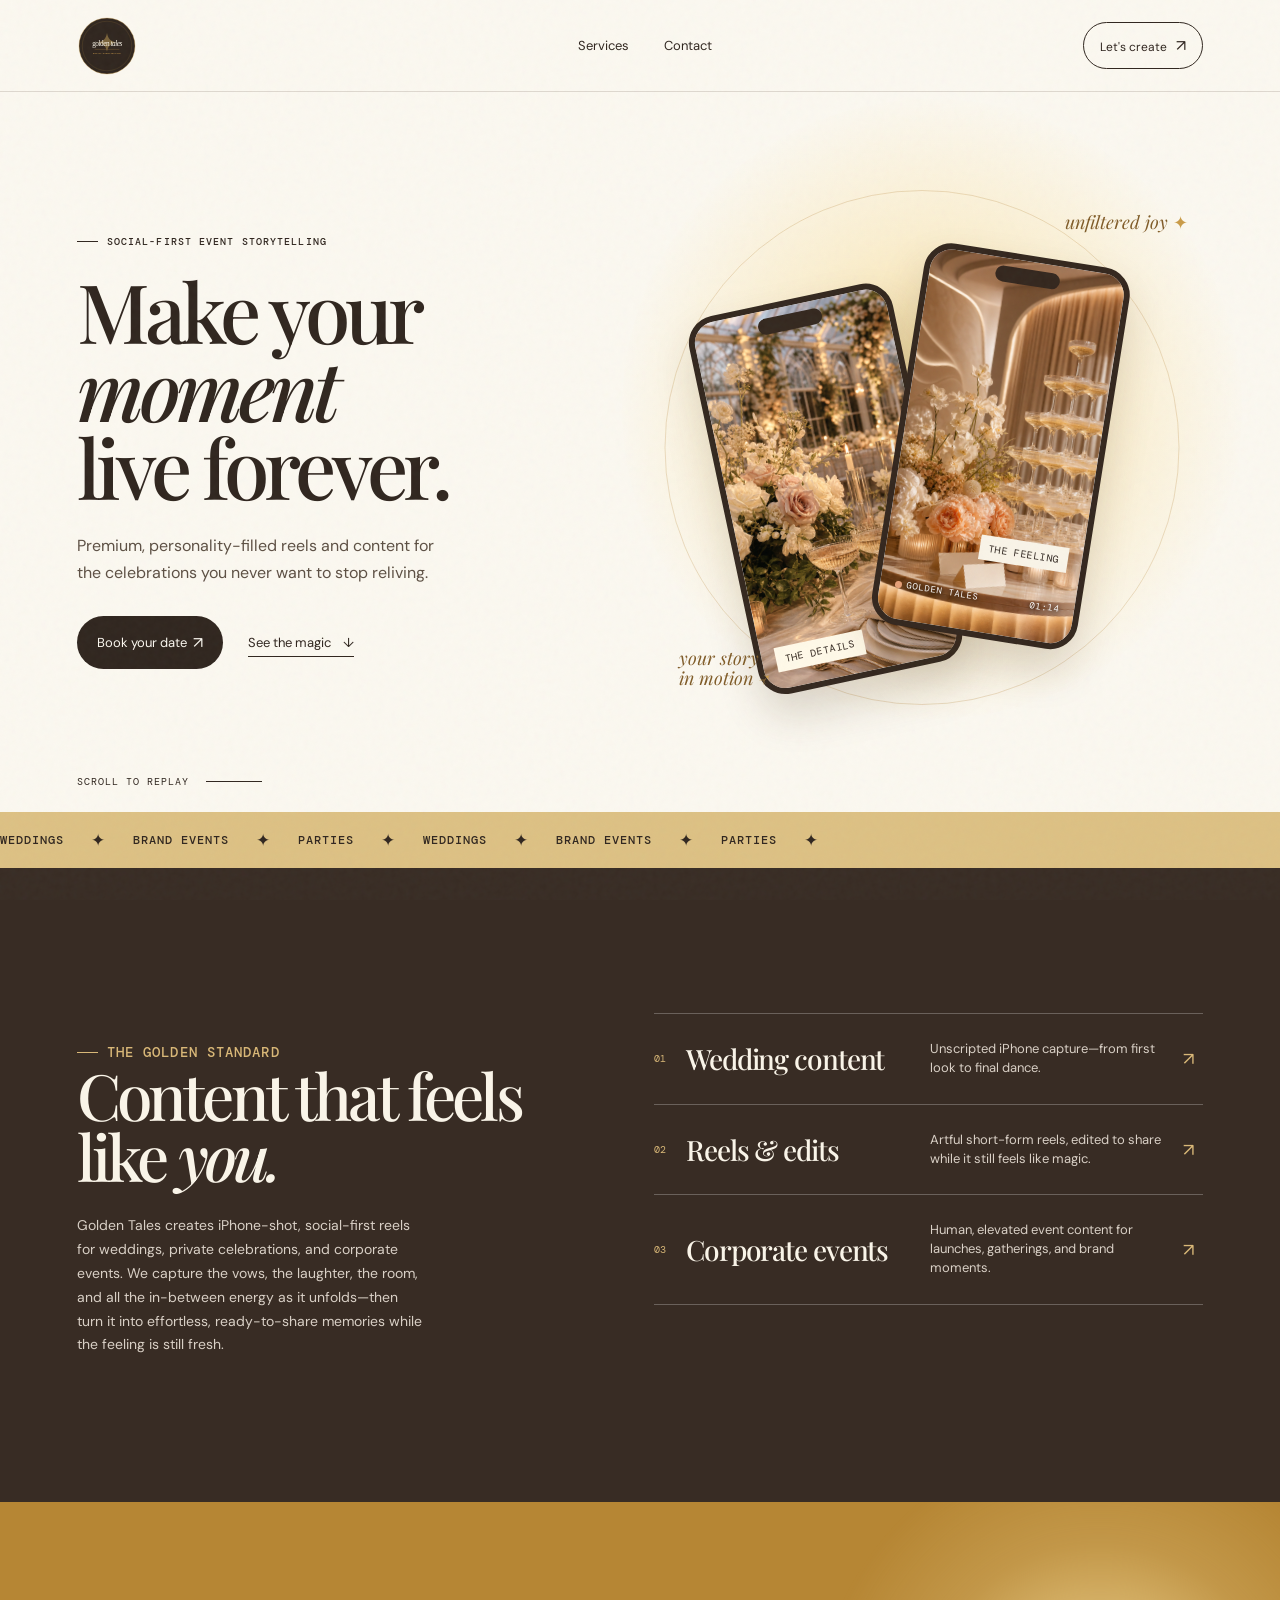
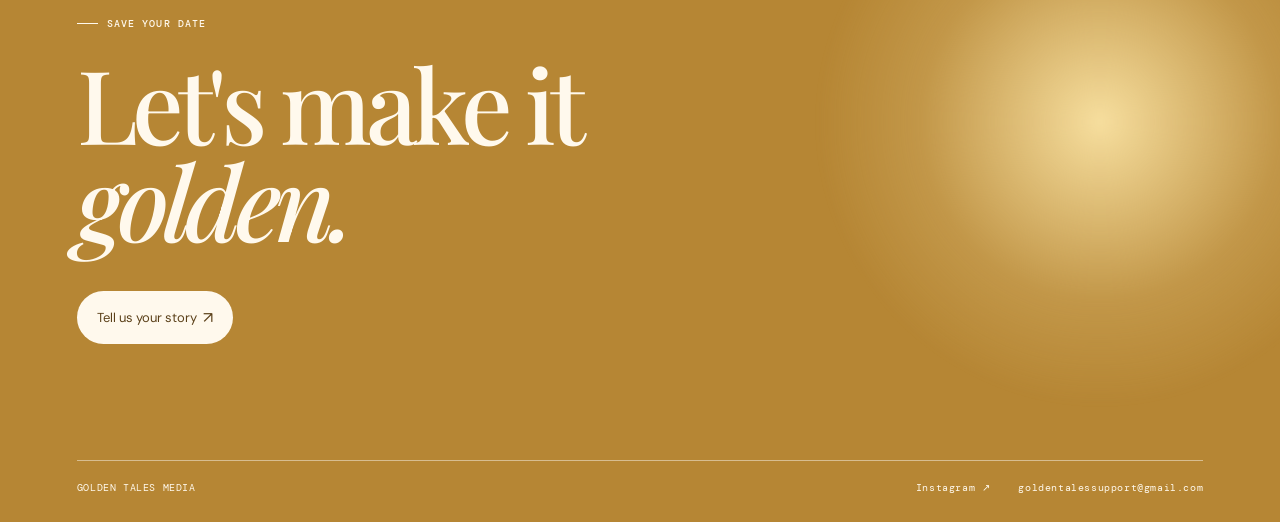
<file: index.html>
<!doctype html>
<html lang="en">
  <head>
    <meta charset="UTF-8" />
    <meta name="viewport" content="width=device-width, initial-scale=1.0" />
    <meta name="description" content="Golden Tales Media creates elevated social-first reels and content for unforgettable events." />
    <title>Golden Tales Media — Your story, in its golden hour.</title>
    <link rel="preconnect" href="https://fonts.googleapis.com" />
    <link rel="preconnect" href="https://fonts.gstatic.com" crossorigin />
    <link href="https://fonts.googleapis.com/css2?family=DM+Mono:wght@400;500&family=DM+Sans:opsz,wght@9..40,400;9..40,500;9..40,600&family=Playfair+Display:ital,wght@0,500;0,600;0,700;1,500;1,600&display=swap" rel="stylesheet" />
    <link rel="stylesheet" href="styles.css" />
  </head>
  <body>
    <div class="grain"></div>
    <div class="site-shell">
      <nav class="nav" aria-label="Main navigation">
        <a class="brand" href="#top" aria-label="Golden Tales Media home">
          <img src="assets/golden-tales-mark.svg" alt="Golden Tales Media" />
        </a>
        <div class="nav-links">
          <a href="#services">Services</a>
          <a href="contact.html">Contact</a>
        </div>
        <a class="nav-cta" href="contact.html">Let's create <span>↗</span></a>
      </nav>

      <main id="top">
        <section class="hero section-pad">
          <div class="hero-copy reveal">
            <p class="eyebrow"><span></span> Social-first event storytelling</p>
            <h1>Make your <em>moment</em><br />live forever.</h1>
            <p class="hero-text">Premium, personality-filled reels and content for the celebrations you never want to stop reliving.</p>
            <div class="hero-actions">
              <a class="button button-dark" href="contact.html">Book your date <span>↗</span></a>
              <a class="text-link" href="#services">See the magic <span>↓</span></a>
            </div>
          </div>
          <div class="hero-visual reveal delay-1" aria-label="A collection of Golden Tales event reels">
            <div class="sun-orbit"></div>
            <div class="hero-note note-top">unfiltered joy <span>✦</span></div>
            <article class="phone phone-back">
              <img src="assets/hero-detail-v3.png" alt="Candlelit floral wedding table details" />
              <span class="phone-label">the details</span>
            </article>
            <article class="phone phone-front">
              <img src="assets/hero-champagne-v3.png" alt="Champagne tower and floral event styling" />
              <div class="reel-ui"><span class="reel-dot"></span><span>GOLDEN TALES</span><b>01:14</b></div>
              <span class="phone-label phone-label-bottom">the feeling</span>
            </article>
            <div class="hero-note note-bottom">your story<br />in motion <span>↗</span></div>
          </div>
          <div class="hero-scroll">SCROLL TO REPLAY <span></span></div>
        </section>

        <section class="ticker" aria-label="Services">
          <div class="ticker-track"><span>WEDDINGS</span><i>✦</i><span>BRAND EVENTS</span><i>✦</i><span>PARTIES</span><i>✦</i><span>WEDDINGS</span><i>✦</i><span>BRAND EVENTS</span><i>✦</i><span>PARTIES</span><i>✦</i></div>
        </section>

        <section class="services section-pad" id="services">
          <div class="services-copy reveal">
            <p class="eyebrow"><span></span> The golden standard</p>
            <h2>Content that feels<br />like <em>you.</em></h2>
            <p>Golden Tales creates iPhone-shot, social-first reels for weddings, private celebrations, and corporate events. We capture the vows, the laughter, the room, and all the in-between energy as it unfolds—then turn it into effortless, ready-to-share memories while the feeling is still fresh.</p>
          </div>
          <div class="service-list reveal delay-1">
            <article class="service-item"><div><span>01</span><h3>Wedding content</h3></div><p>Unscripted iPhone capture—from first look to final dance.</p><b>↗</b></article>
            <article class="service-item"><div><span>02</span><h3>Reels & edits</h3></div><p>Artful short-form reels, edited to share while it still feels like magic.</p><b>↗</b></article>
            <article class="service-item"><div><span>03</span><h3>Corporate events</h3></div><p>Human, elevated event content for launches, gatherings, and brand moments.</p><b>↗</b></article>
          </div>
        </section>

        <section class="contact section-pad" id="inquire">
          <div class="contact-glow"></div>
          <p class="eyebrow reveal"><span></span> Save your date</p>
          <h2 class="reveal delay-1">Let's make it<br /><em>golden.</em></h2>
          <a class="button button-light reveal delay-2" href="contact.html">Tell us your story <span>↗</span></a>
          <div class="contact-footer">
            <span>GOLDEN TALES MEDIA</span><a href="https://instagram.com" target="_blank" rel="noreferrer">Instagram ↗</a><a href="mailto:goldentalessupport@gmail.com">goldentalessupport@gmail.com</a>
          </div>
        </section>
      </main>
    </div>
    <script src="script.js"></script>
  </body>
</html>
</file>
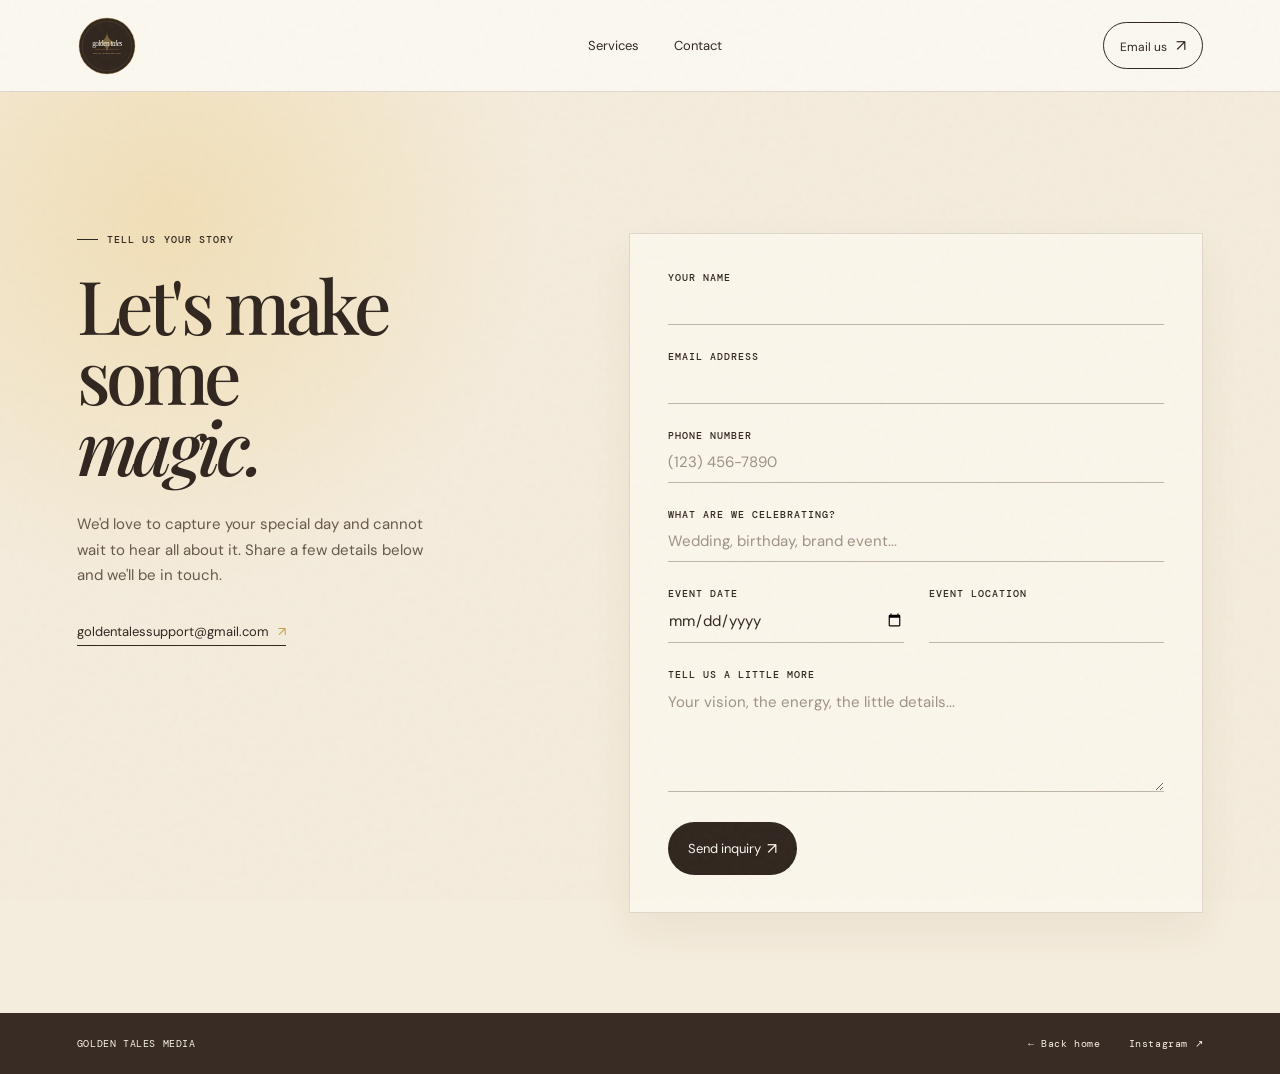
<file: contact.html>
<!doctype html>
<html lang="en">
  <head>
    <meta charset="UTF-8" />
    <meta name="viewport" content="width=device-width, initial-scale=1.0" />
    <meta name="description" content="Contact Golden Tales Media to tell us about your upcoming celebration." />
    <title>Contact — Golden Tales Media</title>
    <link rel="preconnect" href="https://fonts.googleapis.com" />
    <link rel="preconnect" href="https://fonts.gstatic.com" crossorigin />
    <link href="https://fonts.googleapis.com/css2?family=DM+Mono:wght@400;500&family=DM+Sans:opsz,wght@9..40,400;9..40,500;9..40,600&family=Playfair+Display:ital,wght@0,500;0,600;0,700;1,500;1,600&display=swap" rel="stylesheet" />
    <link rel="stylesheet" href="styles.css" />
  </head>
  <body class="contact-page">
    <div class="grain"></div>
    <div class="site-shell">
      <nav class="nav" aria-label="Main navigation">
        <a class="brand" href="index.html" aria-label="Golden Tales Media home"><img src="assets/golden-tales-mark.svg" alt="Golden Tales Media" /></a>
        <div class="nav-links"><a href="index.html#services">Services</a><a href="contact.html">Contact</a></div>
        <a class="nav-cta" href="mailto:goldentalessupport@gmail.com">Email us <span>↗</span></a>
      </nav>
      <main>
        <section class="contact-form section-pad">
          <div class="contact-form-copy reveal">
            <p class="eyebrow"><span></span> Tell us your story</p>
            <h1>Let's make some<br /><em>magic.</em></h1>
            <p>We'd love to capture your special day and cannot wait to hear all about it. Share a few details below and we'll be in touch.</p>
            <a href="mailto:goldentalessupport@gmail.com" class="email-link">goldentalessupport@gmail.com <span>↗</span></a>
          </div>
          <form class="inquiry-form reveal delay-1" action="https://formsubmit.co/goldentalessupport@gmail.com" method="POST">
            <input type="hidden" name="_subject" value="New Golden Tales website enquiry" />
            <input type="hidden" name="_template" value="table" />
            <label>Your name<input name="name" type="text" autocomplete="name" required /></label>
            <label>Email address<input name="email" type="email" autocomplete="email" required /></label>
            <label>Phone number<input name="phone" type="tel" autocomplete="tel" placeholder="(123) 456-7890" required /></label>
            <label>What are we celebrating?<input name="event" type="text" placeholder="Wedding, birthday, brand event..." required /></label>
            <div class="form-row"><label>Event date<input name="date" type="date" /></label><label>Event location<input name="location" type="text" /></label></div>
            <label>Tell us a little more<textarea name="details" rows="4" placeholder="Your vision, the energy, the little details..."></textarea></label>
            <button class="button button-dark" type="submit">Send inquiry <span>↗</span></button>
          </form>
        </section>
        <section class="contact-page-foot section-pad"><span>GOLDEN TALES MEDIA</span><a href="index.html">← Back home</a><a href="https://instagram.com" target="_blank" rel="noreferrer">Instagram ↗</a></section>
      </main>
    </div>
    <script src="script.js"></script>
  </body>
</html>
</file>
<file: styles.css>
:root{--ink:#30261f;--cream:#fbf8f0;--paper:#f4ecdc;--gold:#ca9c49;--line:rgba(68,51,31,.16);--serif:'Playfair Display',Georgia,serif;--sans:'DM Sans',sans-serif;--mono:'DM Mono',monospace}*{box-sizing:border-box}html{scroll-behavior:smooth}body{margin:0;background:var(--cream);color:var(--ink);font-family:var(--sans);overflow-x:hidden}.grain{position:fixed;inset:0;z-index:10;pointer-events:none;opacity:.04;background-image:url("data:image/svg+xml,%3Csvg viewBox='0 0 160 160' xmlns='http://www.w3.org/2000/svg'%3E%3Cfilter id='n'%3E%3CfeTurbulence type='fractalNoise' baseFrequency='.9' numOctaves='4' stitchTiles='stitch'/%3E%3C/filter%3E%3Crect width='100%25' height='100%25' filter='url(%23n)' opacity='.8'/%3E%3C/svg%3E")}.site-shell{max-width:1600px;margin:auto;background:var(--cream)}.section-pad{padding-left:clamp(24px,6vw,96px);padding-right:clamp(24px,6vw,96px)}.nav{height:92px;display:flex;align-items:center;justify-content:space-between;padding:0 clamp(24px,6vw,96px);border-bottom:1px solid var(--line);position:relative;z-index:3}.brand{color:var(--ink);font:600 20px var(--serif);letter-spacing:-.8px;text-decoration:none;display:flex;gap:8px;align-items:center}.brand-sun{font-family:var(--sans);font-size:14px;color:var(--gold)}.brand-light{font-weight:500;font-style:italic}.nav-links{display:flex;gap:35px;margin-left:70px}.nav a{color:var(--ink);text-decoration:none}.nav-links a{font-size:13px}.nav-cta{border:1px solid var(--ink);padding:12px 16px;border-radius:999px;font-size:12px;transition:.3s}.nav-cta span,.button span{font-size:16px;margin-left:6px}.nav-cta:hover{background:var(--ink);color:var(--cream)}.hero{min-height:720px;display:grid;grid-template-columns:1fr 1fr;align-items:center;position:relative;isolation:isolate;overflow:hidden}.hero:before{content:"";position:absolute;width:620px;height:620px;border-radius:50%;background:radial-gradient(circle,#f9df9d 0%,rgba(249,223,157,.38) 40%,transparent 72%);right:3%;top:1%;z-index:-1}.eyebrow{font:500 10px var(--mono);letter-spacing:1.1px;text-transform:uppercase;display:flex;gap:9px;align-items:center;margin:0 0 24px}.eyebrow span{display:inline-block;width:21px;height:1px;background:currentColor}.hero h1,.section-heading h2,.services h2,.process h2,.contact h2{font:500 clamp(55px,6.4vw,102px)/.95 var(--serif);letter-spacing:-.06em;margin:0}.hero h1 em,h2 em,.intro-quote em,blockquote em{font-weight:500}.hero-text{font-size:16px;line-height:1.65;max-width:375px;margin:28px 0 30px;color:#5d5044}.hero-actions{display:flex;align-items:center;gap:25px}.button{display:inline-flex;align-items:center;border-radius:999px;padding:16px 20px;text-decoration:none;font-size:13px;transition:transform .25s,background .25s}.button:hover{transform:translateY(-3px)}.button-dark{background:var(--ink);color:var(--cream)}.text-link{color:var(--ink);text-decoration:none;font-size:13px;border-bottom:1px solid var(--ink);padding:5px 0}.text-link span{margin-left:9px}.hero-visual{height:590px;position:relative;display:flex;align-items:center;justify-content:center}.sun-orbit{position:absolute;border:1px solid rgba(187,140,66,.26);width:515px;height:515px;border-radius:50%;top:33px;left:50%;transform:translateX(-50%)}.phone{position:absolute;width:208px;height:386px;border:6px solid #34271e;border-radius:28px;padding:0;overflow:hidden;background:#ddd;box-shadow:0 22px 42px rgba(75,49,17,.18)}.phone:after{content:"";position:absolute;top:8px;left:50%;width:65px;height:16px;border-radius:12px;background:#34271e;transform:translateX(-50%)}.phone img{width:100%;height:100%;object-fit:cover}.phone-back{transform:rotate(-12deg) translate(-102px,16px);filter:sepia(.1)}.phone-front{transform:rotate(9deg) translate(77px,-18px);z-index:1}.reel-ui{position:absolute;bottom:29px;left:15px;right:15px;color:#fff;font:9px var(--mono);letter-spacing:1px;display:flex;gap:5px;align-items:center;text-shadow:0 1px 5px #000}.reel-ui b{margin-left:auto;font-weight:400}.reel-dot{height:7px;width:7px;border-radius:50%;background:#e5a078}.phone-label{position:absolute;background:#f9f4e8;padding:6px 9px;color:var(--ink);font:10px var(--mono);text-transform:uppercase;letter-spacing:.5px;bottom:17px;left:14px}.phone-label-bottom{bottom:72px;left:auto;right:14px}.hero-note{position:absolute;font:italic 18px/1.1 var(--serif);color:#805c28}.hero-note span{color:var(--gold);font-style:normal}.note-top{top:56px;right:15px}.note-bottom{bottom:58px;left:39px}.hero-scroll{position:absolute;bottom:24px;left:clamp(24px,6vw,96px);font:10px var(--mono);letter-spacing:1px}.hero-scroll span{height:1px;background:var(--ink);width:56px;display:inline-block;margin:0 0 3px 10px}.ticker{background:#ddc184;overflow:hidden;height:56px;display:flex;align-items:center}.ticker-track{display:flex;align-items:center;gap:27px;white-space:nowrap;animation:marquee 23s linear infinite;font:500 12px var(--mono);letter-spacing:1px}.ticker i{font-style:normal;font-size:17px}@keyframes marquee{to{transform:translateX(-50%)}}.intro{padding-top:150px;padding-bottom:145px;background:var(--paper)}.intro-top{display:grid;grid-template-columns:1fr 2fr;gap:50px}.intro-quote{font:500 clamp(31px,3.5vw,55px)/1.1 var(--serif);letter-spacing:-.045em;margin:0;max-width:870px}.intro-bottom{display:grid;grid-template-columns:1fr 1.15fr 1fr;gap:50px;align-items:end;margin-top:88px}.golden-disc{height:110px;width:110px;border-radius:50%;background:linear-gradient(135deg,#e4ca89,#ad7726);color:#fff8eb;display:grid;place-content:center;text-align:center;font:500 18px/.9 var(--serif);box-shadow:0 12px 25px rgba(146,94,19,.18)}.golden-disc small{font:8px var(--mono);letter-spacing:1px}.intro-bottom p,.services-copy>p{font-size:14px;line-height:1.7;color:#66584a;margin:0}.work{padding-top:140px;padding-bottom:150px}.section-heading{position:relative;margin-bottom:65px}.section-heading .eyebrow{position:absolute;right:11%;top:5px}.round-link{display:grid;place-content:center;text-align:center;position:absolute;right:0;bottom:0;width:92px;height:92px;border:1px solid var(--ink);border-radius:50%;color:var(--ink);font:13px/1.05 var(--sans);text-decoration:none;transition:.3s}.round-link:hover{background:var(--ink);color:white;transform:rotate(8deg)}.round-link span{color:var(--gold);font-size:18px}.work-grid{display:grid;grid-template-columns:1.15fr .85fr;gap:25px}.work-card{position:relative;overflow:hidden;display:block;color:white;height:510px;background:#a58a70;text-decoration:none}.work-card img{width:100%;height:100%;object-fit:cover;transition:transform .7s}.work-card:hover img{transform:scale(1.06)}.work-card:after{content:"";position:absolute;inset:0;background:linear-gradient(transparent 50%,rgba(31,21,13,.64))}.work-small{height:510px}.work-wide{grid-column:1/-1;height:450px}.work-meta{position:absolute;z-index:1;bottom:27px;left:27px;right:27px;display:grid;grid-template-columns:1fr auto;align-items:end;font:10px var(--mono);letter-spacing:.6px;text-transform:uppercase}.work-meta h3{font:500 28px var(--serif);letter-spacing:-.04em;text-transform:none;margin:10px 0 0;grid-column:1/-1}.services{background:#382c24;color:#f9f4e8;padding-top:145px;padding-bottom:145px;display:grid;grid-template-columns:.9fr 1.1fr;gap:10vw}.services .eyebrow{color:#d9b878}.services-copy h2{font-size:clamp(48px,5vw,80px)}.services-copy>p{color:#d9d0c6;max-width:350px;margin-top:28px}.service-list{border-top:1px solid rgba(255,255,255,.25)}.service-item{border-bottom:1px solid rgba(255,255,255,.25);padding:26px 0;display:grid;grid-template-columns:1.1fr 1fr 20px;align-items:center;gap:20px}.service-item div{display:flex;align-items:center;gap:20px}.service-item span{font:10px var(--mono);color:#d9b878}.service-item h3{font:500 28px var(--serif);margin:0;letter-spacing:-.04em}.service-item p{font-size:13px;line-height:1.45;color:#d9d0c6;margin:0}.service-item b{font-size:18px;color:#d9b878;font-weight:400}.process{padding-top:145px;padding-bottom:145px;background:#f1e6d5}.process-head{display:flex;justify-content:space-between;align-items:flex-start}.process h2{font-size:clamp(48px,5vw,79px);text-align:right}.steps{display:grid;grid-template-columns:repeat(3,1fr);gap:25px;margin-top:100px}.step{border-top:1px solid var(--ink);padding-top:18px}.step span{font:11px var(--mono);color:#98702d}.step h3{font:500 29px var(--serif);margin:58px 0 13px;letter-spacing:-.045em}.step p{max-width:235px;font-size:13px;line-height:1.65;color:#6b5c4c}.testimonial{padding-top:145px;padding-bottom:145px;text-align:center;position:relative;overflow:hidden}.testimonial:before{content:"";position:absolute;height:510px;width:510px;border-radius:50%;background:#f9e6b2;filter:blur(2px);opacity:.48;left:50%;top:48%;transform:translate(-50%,-50%)}.quote-mark{font:110px/.5 var(--serif);position:relative;color:#b88939}.testimonial blockquote{position:relative;max-width:850px;margin:38px auto 28px;font:500 clamp(35px,4.6vw,66px)/1.07 var(--serif);letter-spacing:-.055em}.testimonial p{position:relative;font:10px var(--mono);letter-spacing:1px}.contact{background:#b68634;color:#fff9ed;min-height:620px;padding-top:115px;position:relative;overflow:hidden}.contact-glow{position:absolute;width:600px;height:600px;border-radius:50%;right:-120px;top:-80px;background:radial-gradient(circle,#f6de9e 0%,rgba(246,222,158,.2) 42%,transparent 67%);filter:blur(3px)}.contact .eyebrow,.contact h2,.contact .button{position:relative}.contact h2{font-size:clamp(65px,8vw,124px);margin-bottom:42px}.button-light{background:#fff9ed;color:#5b4019}.contact-footer{position:absolute;left:clamp(24px,6vw,96px);right:clamp(24px,6vw,96px);bottom:28px;padding-top:20px;border-top:1px solid rgba(255,255,255,.45);display:flex;gap:28px;font:10px var(--mono);letter-spacing:.6px}.contact-footer span{margin-right:auto}.contact-footer a{color:#fff9ed;text-decoration:none}@media(max-width:760px){.nav{height:72px}.nav-links{display:none}.nav-cta{padding:9px 12px}.hero{grid-template-columns:1fr;min-height:auto;padding-top:75px}.hero-visual{height:475px;margin-top:20px}.hero h1{font-size:57px}.hero:before{width:450px;height:450px;right:-150px;top:210px}.phone{width:173px;height:320px}.phone-back{transform:rotate(-12deg) translate(-72px,16px)}.phone-front{transform:rotate(9deg) translate(56px,-10px)}.sun-orbit{width:410px;height:410px;top:35px}.note-top{right:0}.note-bottom{left:8px;bottom:18px}.hero-scroll{display:none}.intro{padding-top:95px;padding-bottom:95px}.intro-top,.intro-bottom{display:block}.intro-quote{font-size:34px}.intro-bottom{margin-top:46px}.golden-disc{margin-bottom:30px}.intro-bottom p{margin-bottom:20px}.work{padding-top:95px;padding-bottom:95px}.section-heading .eyebrow{position:static;margin-bottom:22px}.section-heading h2{font-size:52px}.round-link{width:74px;height:74px}.work-grid{grid-template-columns:1fr;gap:15px}.work-card,.work-small{height:430px}.work-wide{grid-column:auto;height:370px}.services{grid-template-columns:1fr;padding-top:95px;padding-bottom:95px;gap:52px}.service-item{grid-template-columns:1fr 20px}.service-item p{display:none}.process{padding-top:95px;padding-bottom:95px}.process-head{display:block}.process h2{text-align:left;margin-top:30px}.steps{grid-template-columns:1fr;gap:36px;margin-top:60px}.step h3{margin-top:22px}.testimonial{padding-top:105px;padding-bottom:105px}.testimonial blockquote{font-size:39px}.contact{min-height:560px;padding-top:100px}.contact-footer{display:grid;grid-template-columns:1fr 1fr;gap:12px}.contact-footer span{grid-column:1/-1}.reveal{opacity:1!important;transform:none!important}}
.reveal{opacity:0;transform:translateY(20px);transition:opacity .8s ease,transform .8s ease}.reveal.in-view{opacity:1;transform:none}.delay-1{transition-delay:.12s}.delay-2{transition-delay:.24s}

/* Refined logo + contact experience */
.brand{gap:0}.brand img{display:block;width:60px;height:60px;object-fit:contain}.contact-page{background:var(--paper)}.contact-form{min-height:calc(100vh - 92px);display:grid;grid-template-columns:.85fr 1.15fr;gap:10vw;padding-top:clamp(80px,11vw,170px);padding-bottom:100px;background:radial-gradient(circle at 13% 14%,rgba(237,204,129,.42),transparent 27%),var(--paper)}.contact-form-copy h1{font:500 clamp(54px,5.8vw,88px)/.95 var(--serif);letter-spacing:-.06em;margin:0}.contact-form-copy p:not(.eyebrow){max-width:370px;font-size:15px;line-height:1.7;color:#66584a;margin:31px 0}.email-link{display:inline-block;color:var(--ink);font-size:13px;text-decoration:none;border-bottom:1px solid var(--ink);padding-bottom:5px}.email-link span{color:var(--gold);margin-left:6px}.inquiry-form{display:grid;gap:25px;padding:37px 38px;background:rgba(255,252,245,.65);border:1px solid rgba(68,51,31,.16);box-shadow:0 18px 40px rgba(92,61,26,.06)}.inquiry-form label{display:grid;gap:10px;font:500 10px var(--mono);letter-spacing:1px;text-transform:uppercase}.inquiry-form input,.inquiry-form textarea{appearance:none;width:100%;border:0;border-bottom:1px solid rgba(68,51,31,.33);border-radius:0;background:transparent;padding:0 0 10px;color:var(--ink);font:15px var(--sans);outline:0}.inquiry-form textarea{resize:vertical;line-height:1.5}.inquiry-form input:focus,.inquiry-form textarea:focus{border-color:var(--gold)}.inquiry-form input::placeholder,.inquiry-form textarea::placeholder{color:#9e9285}.form-row{display:grid;grid-template-columns:1fr 1fr;gap:25px}.inquiry-form .button{justify-self:start;margin-top:5px;border:0;cursor:pointer;font-family:var(--sans)}.contact-page-foot{display:flex;gap:28px;align-items:center;padding-top:24px;padding-bottom:24px;background:#382c24;color:#f9f4e8;font:10px var(--mono);letter-spacing:.6px}.contact-page-foot a{color:#f9f4e8;text-decoration:none}.contact-page-foot span{margin-right:auto}
@media(max-width:760px){.brand img{width:50px;height:50px}.contact-form{min-height:auto;grid-template-columns:1fr;gap:55px;padding-top:86px;padding-bottom:80px}.inquiry-form{padding:27px 22px}.form-row{grid-template-columns:1fr;gap:25px}.contact-page-foot{display:grid;grid-template-columns:1fr 1fr;gap:12px}.contact-page-foot span{grid-column:1/-1}}
</file>
